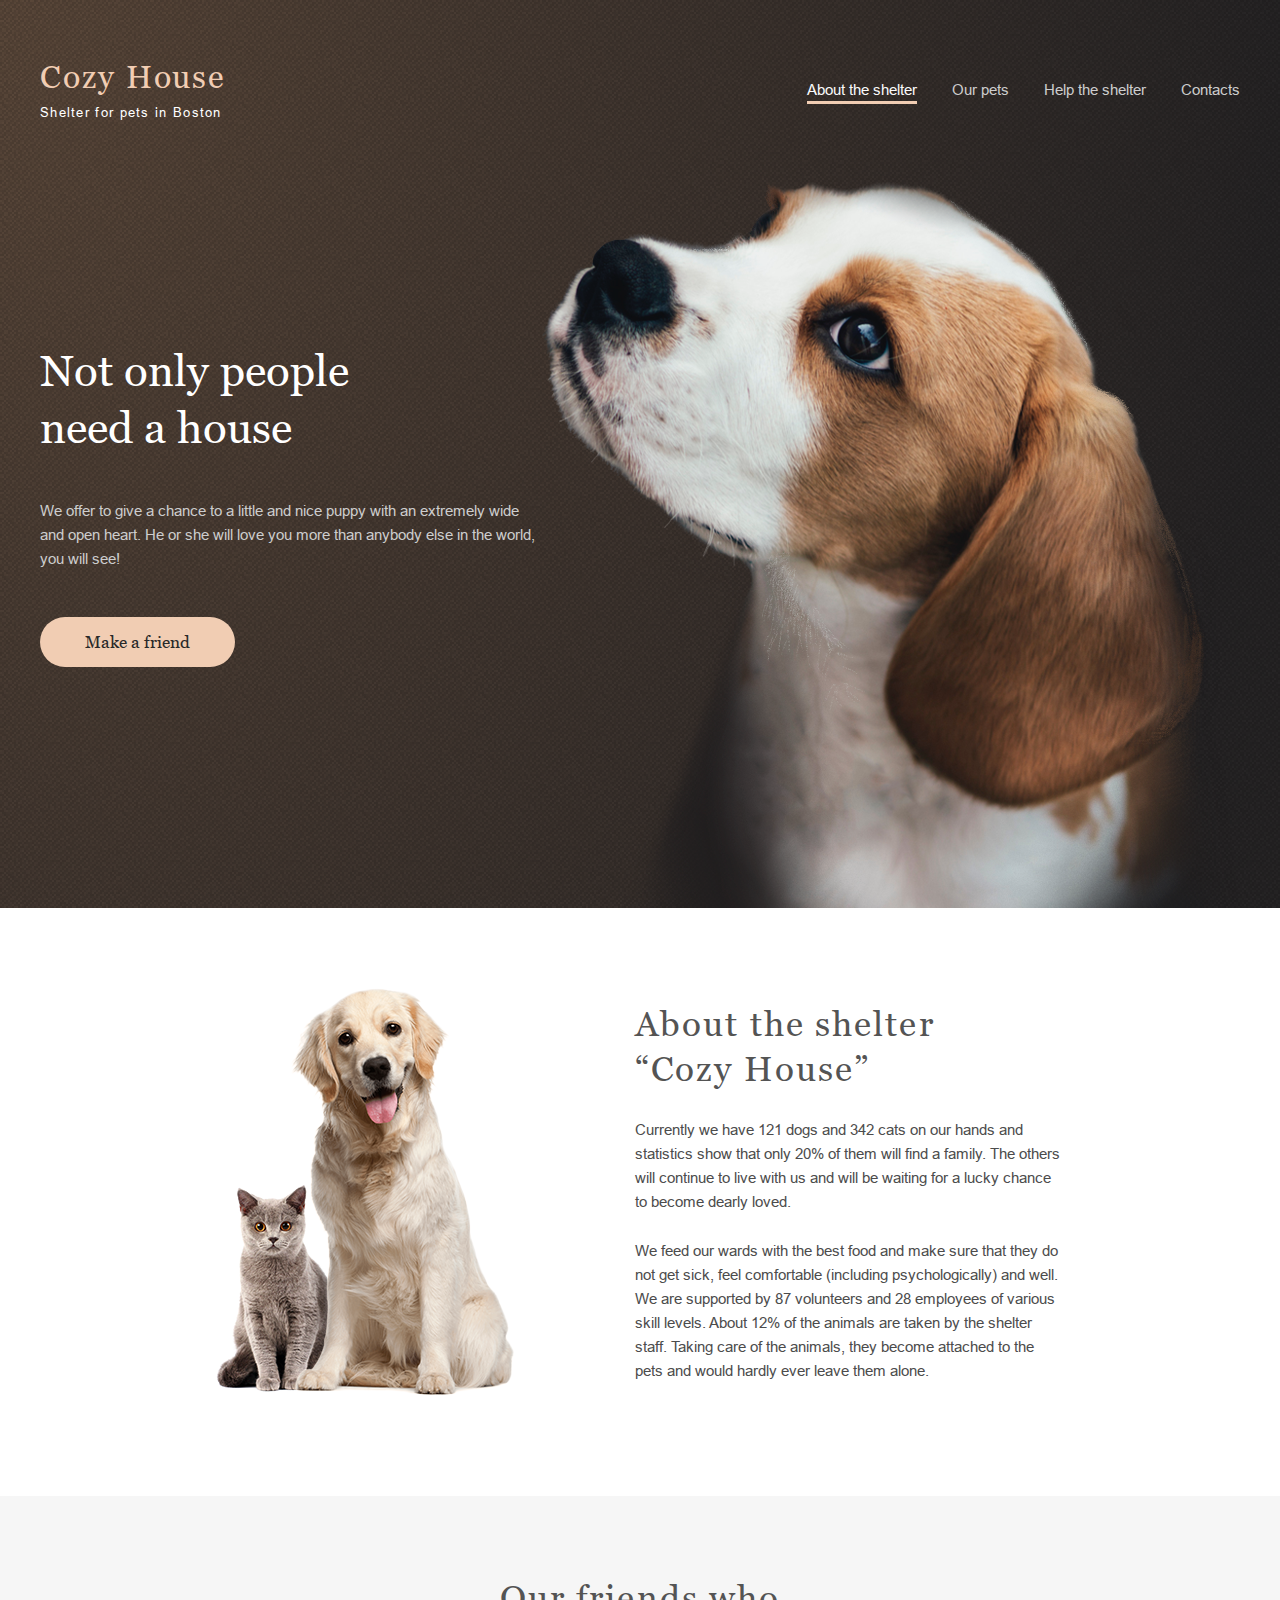
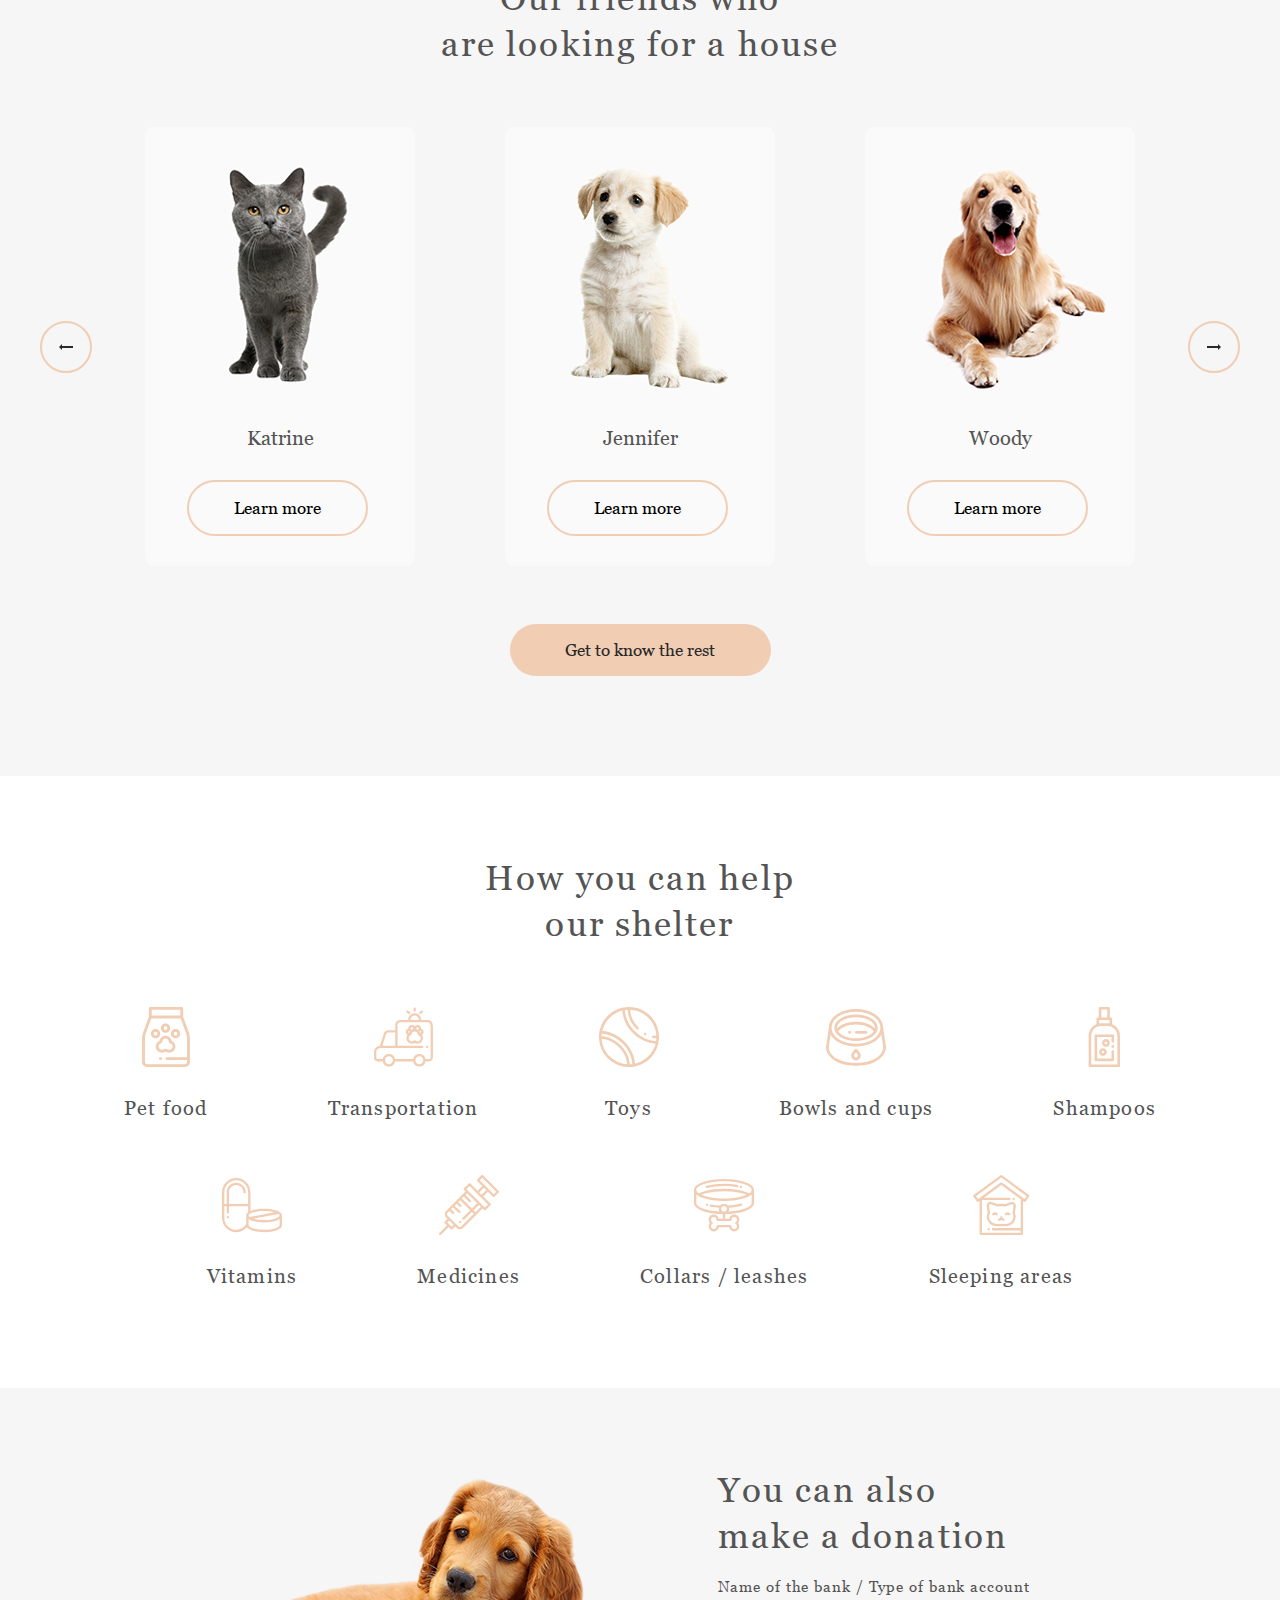
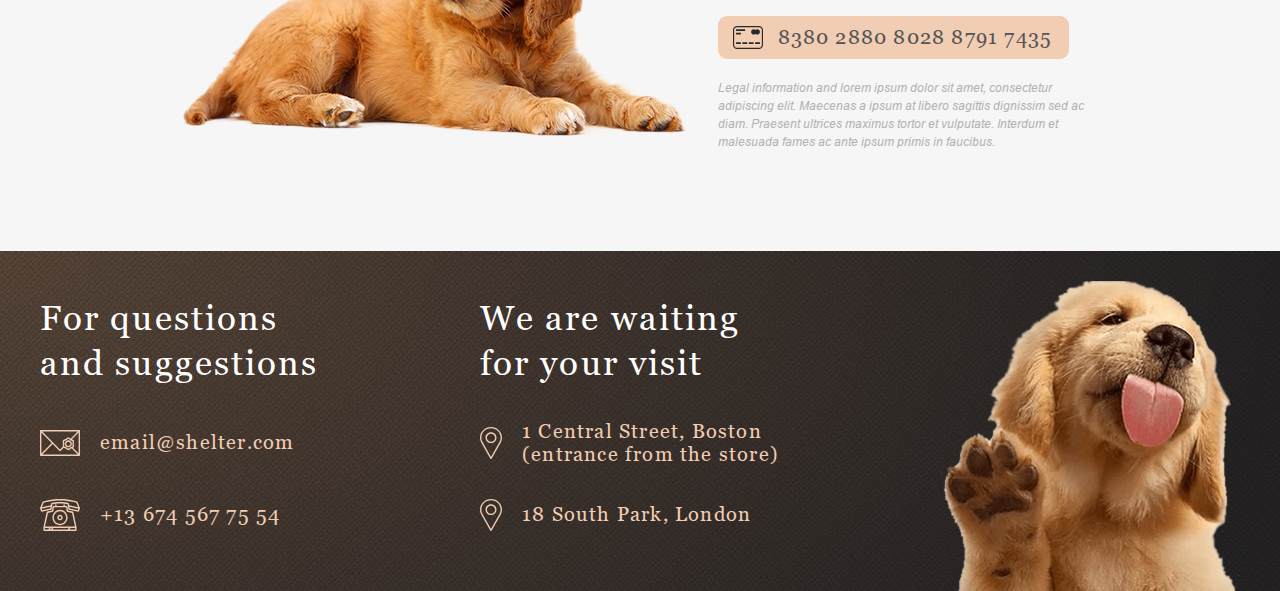
<file: pages/main/index.html>
<!DOCTYPE html>
<html lang="en">
  <head>
    <meta charset="UTF-8" />
    <meta http-equiv="X-UA-Compatible" content="IE=edge" />
    <meta name="viewport" content="width=device-width, initial-scale=1.0" />
    <link rel="stylesheet" href="../../CSS/fonts.css" />
    <link rel="stylesheet" href="../../CSS/main.css" />
    <title>shelter</title>
  </head>
  <body>
    <!-- <div class="modal" data-animals> -->
    <!-- <button type="button">x</button> -->
    <!-- Сюда вставим контент   -->
    <!-- </div> -->
    <header class="header header_container">
      <nav class="nav">
        <div class="container">
          <div class="logo">
            <h1 class="logo_title">Cozy House</h1>
            <div class="logo_subtitle">Shelter for pets in Boston</div>
          </div>
          <div class="links">
            <ul class="nav_list">
              <li class="nav_item">
                <a class="nav_link nav_active" href="#">About the shelter</a>
              </li>
              <li class="nav_item">
                <a class="nav_link" href="../pets/pets.html">Our pets</a>
              </li>
              <li class="nav_item">
                <a class="nav_link" href="#help">Help the shelter</a>
              </li>
              <li class="nav_item">
                <a class="nav_link" href="#contacts">Contacts</a>
              </li>
            </ul>
          </div>

          <div class="burger_menu">
            <div class="line line-pets"></div>
          </div>
        </div>
      </nav>
      <div class="burger-menu-overlay"></div>
    </header>

    <main class="main">
      <section class="hero">
        <div class="container hero_container">
          <div class="hero_content">
            <h2 class="hero_title">Not only people need a house</h2>
            <p class="hero_text">
              We offer to give a chance to a little and nice puppy with an
              extremely wide and open heart. He or she will love you more than
              anybody else in the world, you will see!
            </p>
            <div class="hero_link">
              <a class="hero_link-button" href="#our_friends">Make a friend</a>
            </div>
          </div>
          <img
            class="hero_img"
            src="../../assets/images/start-screen-puppy.png"
            alt="puppy"
          />
        </div>
      </section>

      <section class="about">
        <div class="container about_container">
          <img
            class="about_img"
            src="../../assets/images/about-pets.png"
            alt="pets"
          />
          <div class="about_content">
            <h2 class="about_title">About the shelter “Cozy House”</h2>
            <p class="about_text">
              Currently we have 121 dogs and 342 cats on our hands and
              statistics show that only 20% of them will find a family. The
              others will continue to live with us and will be waiting for a
              lucky chance to become dearly loved.
            </p>
            <p class="about_text">
              We feed our wards with the best food and make sure that they do
              not get sick, feel comfortable (including psychologically) and
              well. We are supported by 87 volunteers and 28 employees of
              various skill levels. About 12% of the animals are taken by the
              shelter staff. Taking care of the animals, they become attached to
              the pets and would hardly ever leave them alone.
            </p>
          </div>
        </div>
      </section>

      <section class="pets" id="our_friends">
        <div class="container pets_container">
          <h2 class="pets_title">
            Our friends who <br />
            are looking for a house
          </h2>
          <div class="pets_slider">
            <button class="pets_button-left button-slider">
              <svg class="icon-arrow">
                <use xlink:href="../../assets/sprite.svg#arrow-left"></use>
              </svg>
            </button>

            <div class="carousel_container">
              <div class="carousel">
                <div class="item" id="item-left">
                  <div class="pets_card card-none-two">
                    <img
                      src="../../assets/images/pets-charly.png"
                      alt="pet Jennifer"
                    />
                    <h3 class="pets_subtitle">Charly</h3>
                    <div>
                      <button class="button pets_button-secondary">
                        Learn more
                      </button>
                    </div>
                  </div>

                  <div class="pets_card card-none-two">
                    <img
                      src="../../assets/images/pets-sophia.png"
                      alt="pet Jennifer"
                    />
                    <h3 class="pets_subtitle">Sophia</h3>
                    <div>
                      <button class="button pets_button-secondary">
                        Learn more
                      </button>
                    </div>
                  </div>

                  <div class="pets_card card-none-two">
                    <img
                      src="../../assets/images/pets-timmy.png"
                      alt="pet Jennifer"
                    />
                    <h3 class="pets_subtitle">Timmy</h3>
                    <div>
                      <button class="button pets_button-secondary">
                        Learn more
                      </button>
                    </div>
                  </div>
                </div>

                <div class="item" id="item-active">
                  <div class="pets_card">
                    <img
                      src="../../assets/images/pets-katrine.png"
                      alt="pet Katrine"
                    />
                    <h3 class="pets_subtitle">Katrine</h3>
                    <div>
                      <button class="button pets_button-secondary">
                        Learn more
                      </button>
                    </div>
                  </div>

                  <div class="pets_card card-none-two">
                    <img
                      src="../../assets/images/pets-jennifer.png"
                      alt="pet Jennifer"
                    />
                    <h3 class="pets_subtitle">Jennifer</h3>
                    <div>
                      <button class="button pets_button-secondary">
                        Learn more
                      </button>
                    </div>
                  </div>

                  <div class="pets_card card-none-two">
                    <img
                      src="../../assets/images/pets-woody.png"
                      alt="pet Jennifer"
                    />
                    <h3 class="pets_subtitle">Woody</h3>
                    <div>
                      <button class="button pets_button-secondary">
                        Learn more
                      </button>
                    </div>
                  </div>
                </div>

                <div class="item" id="item-right">
                  <div class="pets_card card-none-two">
                    <img
                      src="../../assets/images/pets-scarlet.png"
                      alt="pet Jennifer"
                    />
                    <h3 class="pets_subtitle">Scarlet</h3>
                    <div>
                      <button class="button pets_button-secondary">
                        Learn more
                      </button>
                    </div>
                  </div>

                  <div class="pets_card card-none">
                    <img
                      src="../../assets/images/pets-freddie.png"
                      alt="pet Woody"
                    />
                    <h3 class="pets_subtitle">Freddie</h3>
                    <button class="button pets_button-secondary">
                      Learn more
                    </button>
                  </div>

                  <div class="pets_card">
                    <img
                      src="../../assets/images/pets-katrine.png"
                      alt="pet Katrine"
                    />
                    <h3 class="pets_subtitle">Katrine</h3>
                    <div>
                      <button class="button pets_button-secondary">
                        Learn more
                      </button>
                    </div>
                  </div>
                </div>
              </div>
            </div>

            <button class="pets_button-right button-slider">
              <svg class="icon-arrow">
                <use xlink:href="../../assets/sprite.svg#arrow-right"></use>
              </svg>
            </button>
          </div>
          <a class="pets_link-button" href="../pets/pets.html"
            >Get to know the rest</a
          >
        </div>
      </section>

      <section class="help" id="help">
        <div class="container help_container">
          <h2 class="help_title">
            How you can help <br />
            our shelter
          </h2>
          <div class="help_items">
            <div class="help_item">
              <svg class="help_icon">
                <use xlink:href="../../assets/sprite.svg#icon-pet-food"></use>
              </svg>
              <h3 class="help_title-item">Pet food</h3>
            </div>
            <div class="help_item">
              <svg class="help_icon">
                <use
                  xlink:href="../../assets/sprite.svg#icon-transportation"
                ></use>
              </svg>
              <h3 class="help_title-item">Transportation</h3>
            </div>
            <div class="help_item">
              <svg class="help_icon">
                <use xlink:href="../../assets/sprite.svg#icon-toys"></use>
              </svg>
              <h3 class="help_title-item">Toys</h3>
            </div>
            <div class="help_item">
              <svg class="help_icon">
                <use
                  xlink:href="../../assets/sprite.svg#icon-bowls-and-cups"
                ></use>
              </svg>
              <h3 class="help_title-item">Bowls and cups</h3>
            </div>
            <div class="help_item">
              <svg class="help_icon">
                <use xlink:href="../../assets/sprite.svg#icon-shampoos"></use>
              </svg>
              <h3 class="help_title-item">Shampoos</h3>
            </div>
            <div class="help_item">
              <svg class="help_icon">
                <use xlink:href="../../assets/sprite.svg#icon-vitamins"></use>
              </svg>
              <h3 class="help_title-item">Vitamins</h3>
            </div>
            <div class="help_item">
              <svg class="help_icon">
                <use xlink:href="../../assets/sprite.svg#icon-medicines"></use>
              </svg>
              <h3 class="help_title-item">Medicines</h3>
            </div>
            <div class="help_item">
              <svg class="help_icon">
                <use
                  xlink:href="../../assets/sprite.svg#icon-collars-leashes"
                ></use>
              </svg>
              <h3 class="help_title-item">Collars / leashes</h3>
            </div>
            <div class="help_item">
              <svg class="help_icon">
                <use
                  xlink:href="../../assets/sprite.svg#icon-sleeping-area"
                ></use>
              </svg>
              <h3 class="help_title-item">Sleeping areas</h3>
            </div>
          </div>
        </div>
      </section>

      <section class="donation">
        <div class="container donation_container">
          <div>
            <img
              class="donation_image"
              src="../../assets/images/donation-dog.png"
              alt="donation-dog"
            />
          </div>
          <div class="donation_content">
            <h2 class="donation_title">
              You can also <br />
              make a donation
            </h2>
            <h3 class="donation_subtitle">
              Name of the bank / Type of bank account
            </h3>
            <a class="donation_link" href="#" target="blank">
              <svg class="donation_icon">
                <use xlink:href="../../assets/sprite.svg#credit-card"></use>
              </svg>
              <p class="donation_number">8380 2880 8028 8791 7435</p>
            </a>
            <p class="donation_text">
              Legal information and lorem ipsum dolor sit amet, consectetur
              adipiscing elit. Maecenas a ipsum at libero sagittis dignissim sed
              ac diam. Praesent ultrices maximus tortor et vulputate. Interdum
              et malesuada fames ac ante ipsum primis in faucibus.
            </p>
          </div>
        </div>
      </section>
    </main>

    <footer class="footer" id="contacts">
      <div class="container footer_container">
        <div class="footer_content">
          <address class="footer_contacts">
            <p class="footer_contacts-title">For questions and suggestions</p>
            <div class="footer_div footer_div-one">
              <svg class="footer_email-icon">
                <use xlink:href="../../assets/sprite.svg#icon-email"></use>
              </svg>
              <a class="footer_link" href="mailto:email@shelter.com"
                >email@shelter.com</a
              >
            </div>
            <div class="footer_div footer_div-one">
              <svg class="footer_tel-icon">
                <use xlink:href="../../assets/sprite.svg#icon-phone"></use>
              </svg>
              <a class="footer_link" href="tel:+136745677554"
                >+13 674 567 75 54</a
              >
            </div>
          </address>
          <div class="footer_locations">
            <p class="footer_locations-title">We are waiting for your visit</p>
            <div class="footer_div">
              <svg class="footer_map-icon">
                <use xlink:href="../../assets/sprite.svg#icon-marker"></use>
              </svg>
              <a
                class="footer_map"
                href="https://goo.gl/maps/dBSoRmA64JhdH5EB6"
                target="blanket"
              >
                1 Central Street, Boston <br />
                (entrance from the store)</a
              >
            </div>
            <div class="footer_div">
              <svg class="footer_map-icon">
                <use xlink:href="../../assets/sprite.svg#icon-marker"></use>
              </svg>
              <a
                class="footer_map"
                href="https://goo.gl/maps/BR2FCLKxQncupGqG9"
                target="blank"
              >
                18 South Park, London
              </a>
            </div>
          </div>
          <img
            class="footer_img"
            src="../../assets/images/footer-puppy.png"
            alt="puppy"
          />
        </div>
      </div>
    </footer>

    <script type="module" src="../index.js"></script>
    <!-- <script type="module" src="../components/burgerMenu.js"></script> -->
  </body>
</html>
</file>
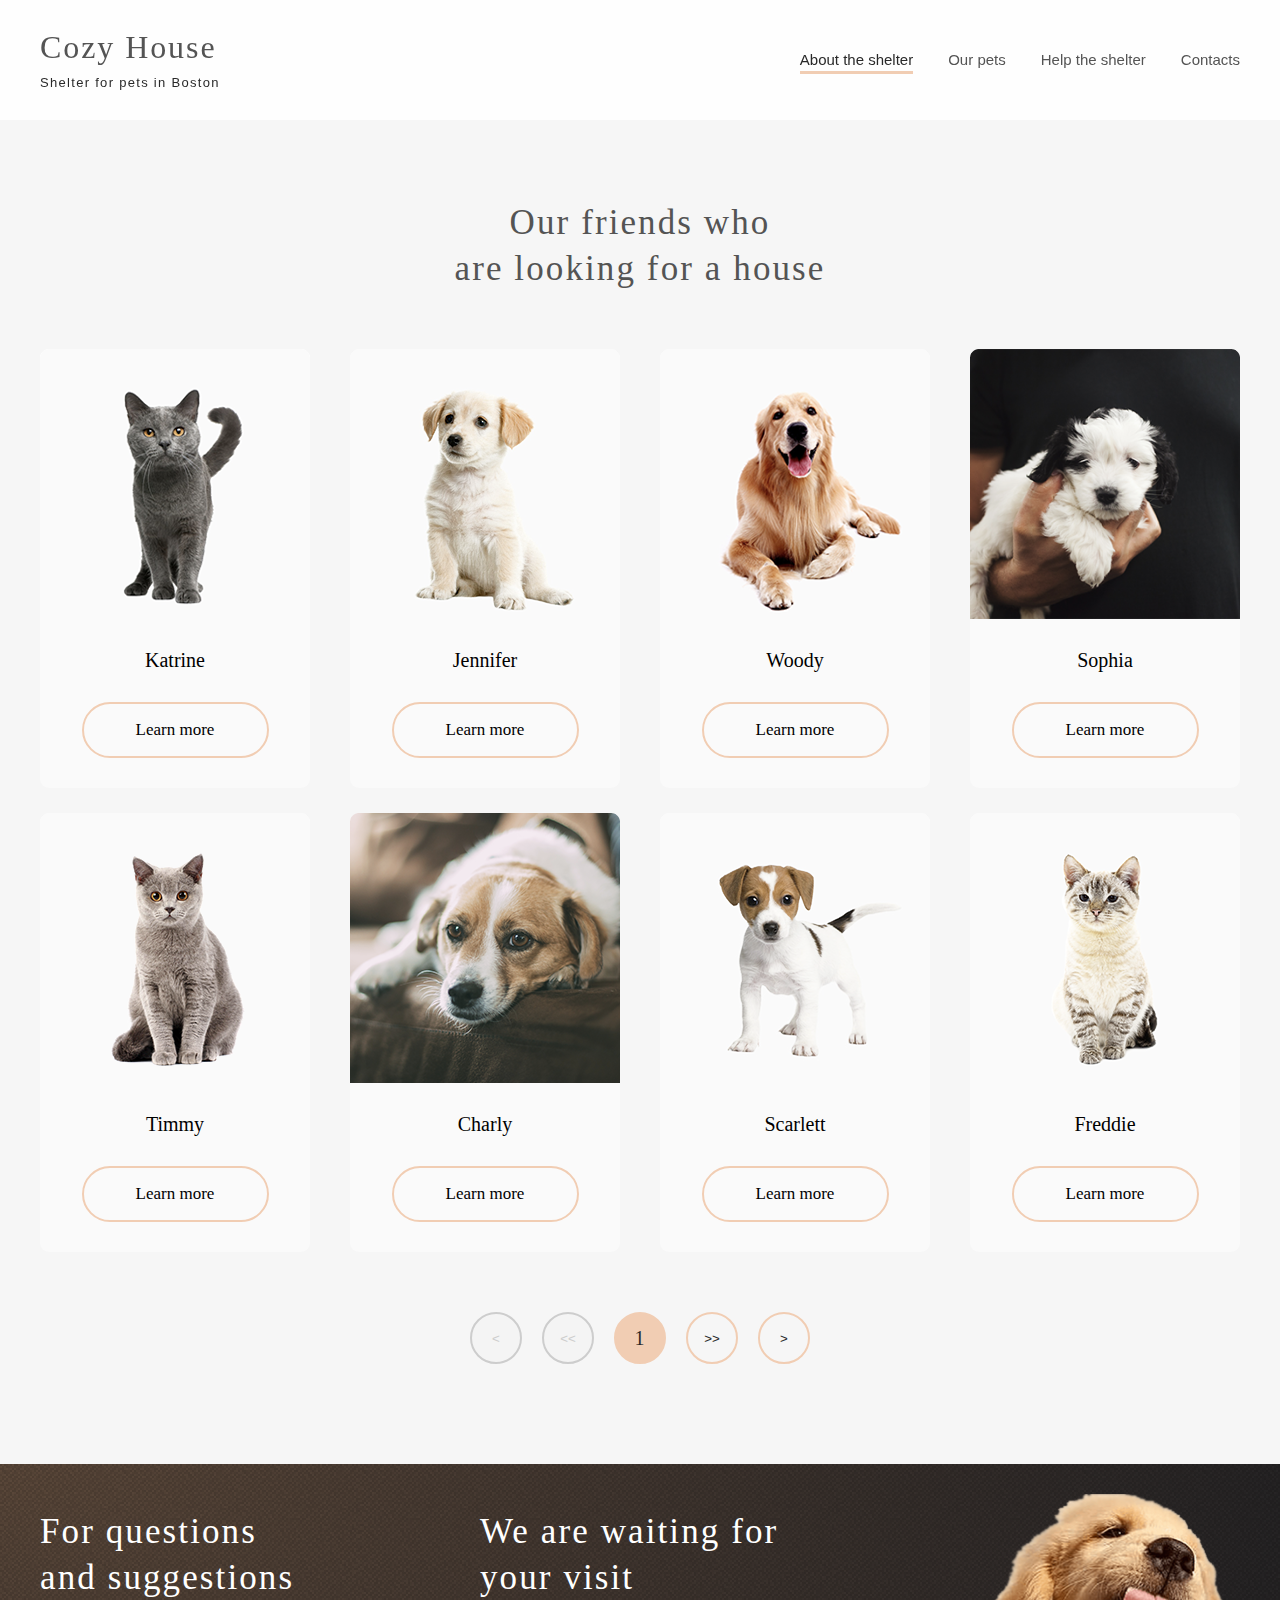
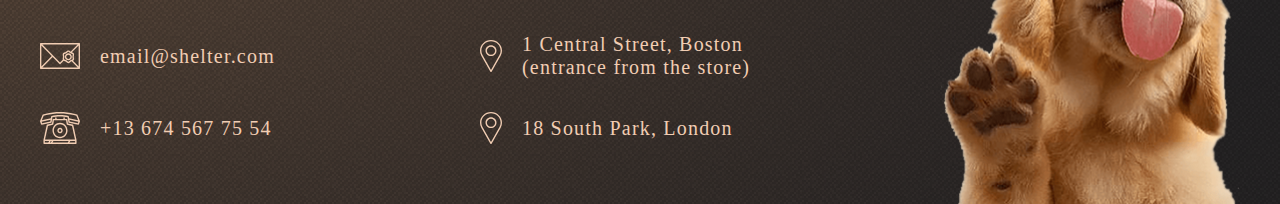
<file: pages/pets/pets.html>
<!DOCTYPE html>
<html lang="en">
  <head>
    <meta charset="UTF-8" />
    <meta http-equiv="X-UA-Compatible" content="IE=edge" />
    <meta name="viewport" content="width=device-width, initial-scale=1.0" />
    <link rel="stylesheet" href="../../CSS/pets.css" />
    <title>our pets</title>
  </head>
  <body>
    <!-- <div class="modal"></div> -->
    <header class="header">
      <nav class="nav">
        <div class="container header_container">
          <a class="logo header_logo" href="../main/index.html">
            <h1 class="logo_title">Cozy House</h1>
            <div class="logo_subtitle">Shelter for pets in Boston</div>
          </a>
          <div class="links">
            <ul class="nav_list">
              <li class="nav_item">
                <a class="nav_link nav_active" href="../main/index.html">About the shelter</a>
              </li>
              <li class="nav_item">
                <a class="nav_link" href="#">Our pets</a>
              </li>
              <li class="nav_item">
                <a class="nav_link" href="../main/#help"">Help the shelter</a>
              </li>
              <li class="nav_item">
                <a class="nav_link" href="#contacts">Contacts</a>
              </li>
            </ul>
          </div>

          <div class="burger_menu">
            <div class="line"></div>
          </div>
        </div>
      </nav>
      <div class="burger-menu-overlay"></div>
    </header>
    <main class="main">
      <div class="container">
        <h2 class="pets_title">
          Our friends who <br />
          are looking for a house
        </h2>
        <div class="pets_gallery">
          <div class="pets_card">
            <img src="../../assets/images/pets-katrine.png" alt="pet Katrine" />
            <h3 class="pets_subtitle">Katrine</h3>
            <button class="button pets_button-secondary">Learn more</button>
          </div>
          <div class="pets_card">
            <img
              src="../../assets/images/pets-jennifer.png"
              alt="pet Jennifer"
            />
            <h3 class="pets_subtitle">Jennifer</h3>
            <button class="button pets_button-secondary">Learn more</button>
          </div>
          <div class="pets_card">
            <img src="../../assets/images/pets-woody.png" alt="pet Woody" />
            <h3 class="pets_subtitle">Woody</h3>
            <button class="button pets_button-secondary">Learn more</button>
          </div>
          <div class="pets_card none">
            <img src="../../assets/images/pets-sophia.png" alt="pet Sophia" />
            <h3 class="pets_subtitle">Sophia</h3>
            <button class="button pets_button-secondary">Learn more</button>
          </div>
          <div class="pets_card none">
            <img src="../../assets/images/pets-timmy.png" alt="pet Timmy" />
            <h3 class="pets_subtitle">Timmy</h3>
            <button class="button pets_button-secondary">Learn more</button>
          </div>
          <div class="pets_card none">
            <img src="../../assets/images/pets-charly.png" alt="pet Charly" />
            <h3 class="pets_subtitle">Charly</h3>
            <button class="button pets_button-secondary">Learn more</button>
          </div>
          <div class="pets_card card-none none">
            <img
              src="../../assets/images/pets-scarlet.png"
              alt="pet Scarlett"
            />
            <h3 class="pets_subtitle">Scarlett</h3>
            <button class="button pets_button-secondary">Learn more</button>
          </div>
          <div class="pets_card card-none none">
            <img src="../../assets/images/pets-freddie.png" alt="pet Freddie" />
            <h3 class="pets_subtitle">Freddie</h3>
            <button class="button pets_button-secondary">Learn more</button>
          </div>
        </div>
      </div>

      <div class="pets_pagination-div">
        <button disabled class="pets_pagination-button button-1">&lt;</button>
        <button disabled class="pets_pagination-button button-2">
          &lt;&lt;
        </button>
        <button class="pets_pagination-button button-3">1</button>
        <button class="pets_pagination-button button-4">&gt;&gt;</button>
        <button class="pets_pagination-button button-5">&gt;</button>
      </div>
    </main>
   <footer class="footer" id="contacts">
      <div class="container footer_container">
        <div class="footer_content">
          <address class="footer_contacts">
            <p class="footer_contacts-title">For questions and suggestions</p>
            <div class="footer_div footer_div-one">
              <svg class="footer_email-icon">
                <use xlink:href="../../assets/sprite.svg#icon-email"></use>
              </svg>
              <a class="footer_link" href="mailto:email@shelter.com"
                >email@shelter.com</a
              >
            </div>
            <div class="footer_div footer_div-one">
              <svg class="footer_tel-icon">
                <use xlink:href="../../assets/sprite.svg#icon-phone"></use>
              </svg>
              <a class="footer_link" href="tel:+136745677554"
                >+13 674 567 75 54</a
              >
            </div>
          </address>
          <div class="footer_locations">
            <p class="footer_locations-title">We are waiting for your visit</p>
            <div class="footer_div">
              <svg class="footer_map-icon">
                <use xlink:href="../../assets/sprite.svg#icon-marker"></use>
              </svg>
              <a
                class="footer_map"
                href="https://goo.gl/maps/dBSoRmA64JhdH5EB6"
                target="blanket"
              >
                1 Central Street, Boston <br />
                (entrance from the store)</a
              >
            </div>
            <div class="footer_div">
              <svg class="footer_map-icon">
                <use xlink:href="../../assets/sprite.svg#icon-marker"></use>
              </svg>
              <a
                class="footer_map"
                href="https://goo.gl/maps/BR2FCLKxQncupGqG9"
                target="blank"
              >
                18 South Park, London
              </a>
            </div>
          </div>
          <img
            class="footer_img"
            src="../../assets/images/footer-puppy.png"
            alt="puppy"
          />
        </div>
      </div>
    </footer>
    <script type="module" src="../index.js"></script>
  </body>
</html>
</file>
<file: CSS/fonts.css>
@font-face {
  font-family: 'Arial';
  src: url('../assets/fonts/Arial-ItalicMT.woff2') format('woff2'),
    url('../assets/fonts/Arial-ItalicMT.woff') format('woff');
  font-weight: normal;
  font-style: italic;
  font-display: swap;
}

@font-face {
  font-family: 'Arial';
  src: url('../assets/fonts/ArialMT.woff2') format('woff2'),
    url('../assets/fonts/ArialMT.woff') format('woff');
  font-weight: normal;
  font-style: normal;
  font-display: swap;
}

@font-face {
  font-family: 'Georgia';
  src: url('../assets/fonts/Georgia-Bold.woff2') format('woff2'),
    url('../assets/fonts/Georgia-Bold.woff') format('woff');
  font-weight: bold;
  font-style: normal;
  font-display: swap;
}

@font-face {
  font-family: 'Georgia';
  src: url('../assets/fonts/Georgia-Italic.woff2') format('woff2'),
    url('../assets/fonts/Georgia-Italic.woff') format('woff');
  font-weight: normal;
  font-style: italic;
  font-display: swap;
}

@font-face {
  font-family: 'Georgia';
  src: url('../assets/fonts/Georgia.woff2') format('woff2'),
    url('../assets/fonts/Georgia.woff') format('woff');
  font-weight: normal;
  font-style: normal;
  font-display: swap;
}
</file>
<file: CSS/main.css>
* {
  margin: 0;
  padding: 0;
  -webkit-box-sizing: border-box;
  -moz-box-sizing: border-box;
  -o-box-sizing: border-box;
  box-sizing: border-box;
}

.container {
  max-width: 1280px;
  margin: 0 auto;
  padding: 0 40px;
}

@media screen and (min-width: 768px) and (max-width: 1279px) {
  .container {
    padding: 0 30px;
  }
}
@media screen and (min-width: 320px) and (max-width: 767px) {
  .container {
    padding: 0 10px;
  }
}
.modal {
  height: 100vh;
  width: 100vw;
  background-color: rgba(41, 41, 41, 0.6);
  position: fixed;
  top: 0;
  left: 0;
  display: flex;
  align-items: center;
  justify-content: center;
  pointer-events: none;
  transition: 0.5s;
}

.modal.active {
  opacity: 1;
  pointer-events: all;
}

.modal-content {
  display: flex;
  width: 900px;
  height: 500px;
  background-color: #FAFAFA;
  border-radius: 9px 0px 0px 9px;
  box-shadow: 0px 2px 35px 14px rgba(13, 13, 13, 0.04);
  transform: scale(0.5);
}

.modal-content.modal.active {
  transform: scale(1);
}

.nav_list {
  list-style: none;
}
.nav_item {
  position: relative;
  margin-left: 35px;
}
.nav_link {
  font-family: "Arial";
  font-style: normal;
  font-weight: 400;
  font-size: 15px;
  line-height: 160%;
  color: #CDCDCD;
  text-decoration: none;
}
.nav_link:hover {
  color: #FAFAFA;
}
.nav_active {
  color: #FAFAFA;
}
.nav_active::after {
  position: absolute;
  content: "";
  height: 3px;
  width: 100%;
  background-color: #F1CDB3;
  top: 23px;
  left: 0;
}

.header {
  width: 100%;
  overflow: hidden;
}

.stop-scrolling {
  height: 100%;
  overflow: hidden;
}

.nav {
  width: 100%;
  position: relative;
  z-index: 250;
}

.nav .container {
  display: flex;
  justify-content: flex-end;
  align-items: center;
  height: 60px;
}

.links {
  margin-left: auto;
}

.nav_list {
  display: flex;
}

.nav_link {
  display: inline-block;
}

@media (max-width: 767px) {
  .nav .container {
    transition: 0.5s;
  }

  .nav.open .container {
    justify-content: flex-end;
  }

  .links {
    position: fixed;
    width: 320px;
    height: 100vh;
    top: 0;
    right: 0;
    background-color: #292929;
    display: flex;
    padding-top: 248px;
    justify-content: center;
    text-align: center;
    transform: translateX(100%);
    transition: 0.5s;
  }

  .nav_item {
    margin-left: 0;
  }

  .logo {
    margin-right: 33px;
    z-index: 300;
  }

  .nav_list {
    flex-direction: column;
  }

  .nav_link {
    font-weight: 400;
    font-size: 32px;
    line-height: 160%;
  }

  .nav_active::after {
    top: 45px;
  }

  .burger_menu {
    width: 30px;
    height: 22px;
    z-index: 100;
    position: relative;
    margin-right: 43px;
    padding: 10px;
    cursor: pointer;
  }

  .burger_menu .line {
    position: relative;
    width: 30px;
    height: 2px;
    background-color: #F1CDB3;
    cursor: pointer;
    transition: 0.5s;
  }

  .line::before,
  .line::after {
    position: absolute;
    content: "";
    width: 30px;
    height: 2px;
    background-color: #F1CDB3;
    transition: 0.5s;
  }

  .line::before {
    transform: translateY(-10px);
  }

  .line::after {
    transform: translateY(10px);
  }

  .nav.open .burger_menu .line {
    transform: translateY(0) rotate(90deg);
  }

  .nav.open .links {
    transform: translateX(0);
  }
}
.burger-menu-overlay.active {
  position: fixed;
  top: 0;
  left: 0;
  width: 100vw;
  height: 100vh;
  z-index: 70;
  display: block;
  background: rgba(41, 41, 41, 0.6);
}

.hero {
  background: url("../assets/images/noise_transparent@2x.png"), radial-gradient(100% 215.42% at 0% 0%, #5b483a 0%, #262425 100%), linear-gradient(0deg, #211f20, #211f20);
}
.hero_container {
  padding-top: 200px;
  display: flex;
  justify-content: space-between;
  margin-top: -140px;
}
.hero_content {
  padding-top: 163px;
}
.hero_title {
  width: 310px;
  font-family: 'Georgia';
  font-style: normal;
  font-weight: 400;
  font-size: 44px;
  line-height: 130%;
  color: #FFFFFF;
}
.hero_text {
  margin-top: 42px;
  margin-bottom: 60px;
  font-family: 'Arial';
  font-style: normal;
  font-weight: 400;
  font-size: 15px;
  line-height: 160%;
  color: #CDCDCD;
}
.hero_link-button {
  padding: 15px 45px;
  background: #F1CDB3;
  color: #292929;
  text-decoration: none;
  border-radius: 100px;
  font-family: 'Georgia';
  font-style: normal;
  font-weight: 400;
  font-size: 17px;
  line-height: 130%;
  transition: .3s;
}
.hero_link-button:hover {
  background: #FDDCC4;
}
.hero_img {
  width: 698px;
}

@media screen and (min-width: 768px) and (max-width: 1279px) {
  .hero_container {
    display: flex;
    flex-direction: column;
    padding-top: 140px;
  }
  .hero_content {
    padding-top: 60px;
    margin-left: 124px;
    margin-right: 124px;
  }
  .hero_link {
    text-align: center;
    margin-top: 57px;
    margin-bottom: 115px;
  }
  .hero_img {
    width: 569px;
    margin-left: auto;
  }
}
@media screen and (min-width: 320px) and (max-width: 767px) {
  .hero_container {
    display: flex;
    flex-direction: column;
  }
  .hero_content {
    padding: 0;
    text-align: center;
    margin: 0 auto;
  }
  .hero_title {
    margin: 0 auto;
    width: 260px;
    text-align: center;
    font-size: 25px;
    letter-spacing: 0.06em;
  }
  .hero_text {
    width: 300px;
    text-align: center;
  }
  .hero_link {
    text-align: center;
  }
  .hero_img {
    width: 260px;
    margin-top: 118px;
    margin-left: auto;
  }
}
.about_container {
  background-color: #FFFFFF;
  display: flex;
  align-items: center;
  padding-top: 80px;
  padding-bottom: 100px;
  padding-left: 215px;
  padding-right: 175px;
}
.about_content {
  margin-left: 120px;
}
.about_title {
  font-family: 'Georgia';
  font-style: normal;
  font-weight: 400;
  font-size: 35px;
  line-height: 130%;
  letter-spacing: 0.06em;
  color: #545454;
  width: 370px;
}
.about_text {
  margin-top: 25px;
  width: 430px;
  font-family: 'Arial';
  font-style: normal;
  font-weight: 400;
  font-size: 15px;
  line-height: 160%;
  color: #4C4C4C;
}

@media screen and (min-width: 768px) and (max-width: 1279px) {
  .about_container {
    display: flex;
    flex-direction: column-reverse;
    padding: 0;
    margin: 0 auto;
  }
  .about_img {
    margin-top: 80px;
    margin-bottom: 100px;
  }
  .about_content {
    margin: 0;
  }
  .about_title {
    margin-top: 80px;
  }
}
@media screen and (min-width: 320px) and (max-width: 767px) {
  .about_container {
    display: flex;
    flex-direction: column-reverse;
    justify-content: center;
    align-items: center;
    margin-right: auto;
    margin-left: auto;
    text-align: center;
    padding: 38px 0;
  }
  .about_img {
    width: 260px;
    margin-top: 42px;
  }
  .about_content {
    text-align: center;
    width: 300px;
    margin-left: 0;
  }
  .about_title {
    padding-left: 5px;
    padding-right: 5px;
    margin-bottom: 25px;
    width: 300px;
    font-size: 25px;
    letter-spacing: 0.06em;
  }
  .about_text {
    width: 270px;
    margin: 0;
    margin-top: 25px;
    margin-left: 15px;
    margin-right: 15px;
    text-align: justify;
  }
}
.pets {
  background: #F6F6F6;
}
.pets_container {
  padding-bottom: 100px;
}
.pets_title {
  padding-top: 80px;
  padding-bottom: 60px;
  width: 400px;
  margin: 0 auto;
  text-align: center;
  font-family: "Georgia";
  font-style: normal;
  font-weight: 400;
  font-size: 35px;
  line-height: 130%;
  letter-spacing: 0.06em;
  color: #545454;
}
.pets_slider {
  display: flex;
  align-items: center;
}
.pets_button-left {
  margin-right: 53px;
  background-color: transparent;
}
.pets_card {
  width: 270px;
  padding-bottom: 30px;
  display: flex;
  flex-direction: column;
  background-color: #FAFAFA;
  border-radius: 9px;
  transition: 0.3s;
}
.pets_card:hover {
  cursor: pointer;
  box-shadow: 0px 2px 35px 14px rgba(13, 13, 13, 0.04);
  background-color: #FFFFFF;
  border-radius: 9px;
}
.pets_subtitle {
  padding: 30px 0;
  font-family: "Georgia";
  font-style: normal;
  font-weight: 400;
  font-size: 20px;
  line-height: 23px;
  text-align: center;
  color: #545454;
}
.pets_button-secondary {
  border: 2px solid #F1CDB3;
  margin-left: 41.5px;
  margin-right: 41.5px;
  background-color: transparent;
  transition: 0.3s;
}
.pets_card:hover .pets_button-secondary {
  background-color: #FDDCC4;
  border: 2px solid transparent;
}
.pets_button-right {
  top: 0;
  background-color: transparent;
  margin-left: 53px;
  transition: 0.3s;
}
.pets_link-button {
  font-family: "Georgia";
  font-style: normal;
  font-weight: 400;
  font-size: 17px;
  line-height: 130%;
  display: flex;
  justify-content: center;
  align-items: center;
  width: 261px;
  margin: 58px auto 0 auto;
  padding: 15px 45px;
  background: #F1CDB3;
  color: #292929;
  text-decoration: none;
  border-radius: 100px;
  transition: 0.3s;
}
.pets_link-button:hover {
  background: #FDDCC4;
}

.icon-arrow {
  height: 6px;
  fill: #292929;
}

.button-slider {
  position: relative;
  display: flex;
  justify-content: center;
  align-items: center;
  width: 52px;
  height: 52px;
  border: 2px solid #F1CDB3;
  border-radius: 100px;
  cursor: pointer;
  transition: 0.3s;
}

.button-slider:hover {
  background: #FDDCC4;
  border: 2px solid #FDDCC4;
}

@media screen and (min-width: 768px) and (max-width: 1279px) {
  .pets_button-left {
    margin-right: 12px;
  }
  .pets_slider {
    justify-content: center;
    align-items: center;
  }
  .pets_button-right {
    margin-left: 12px;
  }
  .pets_link-button {
    margin: 60px auto 0 auto;
  }

  .card-none {
    display: none;
  }
}
@media screen and (min-width: 320px) and (max-width: 767px) {
  .pets_container {
    padding-top: 42px;
    padding-bottom: 42px;
  }
  .pets_title {
    text-align: center;
    width: 300px;
    font-size: 25px;
    margin-bottom: 42px;
    padding: 0;
  }
  .pets_slider {
    display: flex;
    flex-wrap: wrap;
    margin-left: auto;
    margin-right: auto;
    order: 1;
    width: 270px;
  }
  .pets_button-left {
    order: 2;
    margin-top: 20px;
    margin-left: 35px;
  }
  .pets_button-right {
    order: 3;
    margin-top: 20px;
    margin-left: 48px;
  }
  .pets_link-button {
    margin-top: 42px;
  }

  .card-none {
    display: none;
  }

  .card-none-two {
    display: none;
  }
}
.pets_slider {
  display: flex;
  align-items: center;
}

.carousel_container {
  width: 990px;
  overflow: hidden;
}

.carousel {
  position: relative;
  left: -990px;
  display: flex;
  align-items: center;
  width: 100%;
}

.item {
  display: flex;
  gap: 90px;
}

@keyframes move-right {
  from {
    left: -990px;
  }
  to {
    left: -1980px;
  }
}
.transition-right {
  animation-name: move-right;
  animation-duration: 1s;
}

@keyframes move-left {
  from {
    left: -990px;
  }
  to {
    left: 0px;
  }
}
.transition-left {
  animation-name: move-left;
  animation-duration: 1s;
}

.hidden {
  display: none;
}

.help {
  margin-bottom: 100px;
}
.help_title {
  padding-top: 80px;
  margin-bottom: 60px;
  text-align: center;
  font-family: 'Georgia';
  font-style: normal;
  font-weight: 400;
  font-size: 35px;
  line-height: 130%;
  letter-spacing: 0.06em;
  color: #545454;
}
.help_container {
  padding-left: 47px;
  padding-right: 47px;
}
.help_items {
  display: flex;
  justify-content: center;
  align-items: center;
  flex-wrap: wrap;
  gap: 55px 120px;
}
.help_item {
  display: flex;
  align-items: center;
  flex-direction: column;
}
.help_icon {
  width: 60px;
  height: 60px;
}
.help_title-item {
  margin-top: 30px;
  font-family: 'Georgia';
  font-style: normal;
  font-weight: 400;
  font-size: 20px;
  line-height: 115%;
  letter-spacing: 0.06em;
  color: #545454;
}

@media screen and (min-width: 768px) and (max-width: 1279px) {
  .help_container {
    padding-left: 39px;
    padding-right: 39px;
  }
  .help_items {
    display: grid;
    grid-template-columns: repeat(3, 1fr);
    grid-gap: 55px 60px;
  }
  .help_item {
    margin-right: 0;
  }
}
@media screen and (min-width: 320px) and (max-width: 767px) {
  .help {
    margin-bottom: 42px;
  }
  .help_container {
    padding-left: 15px;
    padding-right: 15px;
  }
  .help_title {
    padding-top: 38px;
    margin-bottom: 42px;
    font-size: 25px;
  }
  .help_items {
    display: grid;
    grid-template-columns: repeat(2, 1fr);
    gap: 30px;
  }
  .help_icon {
    width: 50px;
    height: 50px;
  }
  .help_title-item {
    margin-top: 20px;
    font-size: 15px;
  }
}
.donation {
  background-color: #F6F6F6;
}
.donation_container {
  display: flex;
  justify-content: center;
  align-items: center;
  padding-top: 80px;
  padding-bottom: 100px;
}
.donation_image {
  margin-right: 30px;
}
.donation_title {
  width: 300px;
  margin-bottom: 20px;
  font-family: 'Georgia';
  font-style: normal;
  font-weight: 400;
  font-size: 35px;
  line-height: 130%;
  letter-spacing: 0.06em;
  color: #545454;
}
.donation_subtitle {
  font-family: 'Georgia';
  font-style: normal;
  font-weight: 400;
  font-size: 15px;
  line-height: 110%;
  letter-spacing: 0.06em;
  margin-bottom: 20px;
  color: #545454;
}
.donation_link {
  display: flex;
  align-items: center;
  text-decoration: none;
  background-color: #F1CDB3;
  padding: 10px 15px;
  border-radius: 9px;
  width: 351px;
  transition: .3s;
}
.donation_link:hover {
  background-color: #FDDCC4;
}
.donation_icon {
  width: 30px;
  height: 23px;
  margin-right: 15px;
}
.donation_number {
  font-family: 'Georgia';
  font-style: normal;
  font-weight: 400;
  font-size: 20px;
  line-height: 115%;
  letter-spacing: 0.06em;
  color: #545454;
}
.donation_text {
  margin-top: 20px;
  font-family: 'Arial';
  font-style: italic;
  font-weight: 400;
  font-size: 12px;
  line-height: 18px;
  color: #B2B2B2;
  width: 380px;
}

@media screen and (min-width: 768px) and (max-width: 1279px) {
  .donation_container {
    flex-direction: column-reverse;
  }
  .donation_content {
    margin-bottom: 50px;
  }
}
@media screen and (min-width: 320px) and (max-width: 767px) {
  .donation_container {
    flex-direction: column-reverse;
    padding-bottom: 38px;
    padding-top: 42px;
  }
  .donation_image {
    width: 260px;
    margin-right: 0;
  }
  .donation_content {
    margin-bottom: 42px;
    margin-left: 20px;
    margin-right: 20px;
  }
  .donation_title {
    display: block;
    text-align: center;
    width: 300px;
    font-size: 25px;
    margin-left: auto;
    margin-right: auto;
  }
  .donation_subtitle {
    text-align: center;
    line-height: 160%;
    letter-spacing: normal;
  }
  .donation_link {
    width: 281px;
    margin-left: auto;
    margin-right: auto;
  }
  .donation_number {
    font-size: 15px;
  }
  .donation_text {
    display: block;
    width: 280px;
    margin-left: auto;
    margin-right: auto;
    text-align: justify;
  }
}
.logo {
  cursor: pointer;
}
.logo_title {
  font-family: "Georgia";
  font-style: normal;
  font-weight: 400;
  font-size: 32px;
  line-height: 110%;
  letter-spacing: 0.06em;
  color: #F1CDB3;
}
.logo_subtitle {
  margin-top: 10px;
  font-family: "Arial";
  font-style: normal;
  font-weight: 400;
  font-size: 13px;
  line-height: 15px;
  letter-spacing: 0.1em;
  color: #FFFFFF;
}

.header_logo {
  text-decoration: none;
}

.button {
  padding: 15px 45px;
  border-radius: 100px;
  font-family: "Georgia";
  font-style: normal;
  font-weight: 400;
  font-size: 17px;
  line-height: 130%;
  cursor: pointer;
}

.header_container {
  padding-top: 60px;
  background: transparent;
}

@media screen and (min-width: 768px) and (max-width: 1279px) {
  .header_container {
    padding-top: 30px;
  }
}
@media (max-width: 767px) {
  .header_container {
    padding-top: 30px;
  }
}
.footer {
  background: url("../assets/images/noise_transparent@2x.png"), radial-gradient(100% 215.42% at 0% 0%, #5b483a 0%, #262425 100%), linear-gradient(0deg, #211f20, #211f20);
}
.footer_content {
  display: flex;
  justify-content: space-between;
  padding-top: 30px;
}
.footer_contacts-title {
  font-family: 'Georgia';
  font-style: normal;
  font-weight: 400;
  font-size: 35px;
  line-height: 130%;
  letter-spacing: 0.06em;
  color: #FFFFFF;
}
.footer_contacts {
  padding-top: 15px;
  display: flex;
  flex-direction: column;
  justify-content: space-between;
  width: 282px;
  height: 250px;
}
.footer_div {
  display: flex;
  align-items: center;
}
.footer_email-icon {
  margin-right: 20px;
  width: 40px;
  height: 32px;
}
.footer_tel-icon {
  margin-right: 20px;
  width: 40px;
  height: 32px;
}
.footer_link {
  font-family: 'Georgia';
  font-style: normal;
  font-weight: 400;
  font-size: 20px;
  line-height: 115%;
  letter-spacing: 0.06em;
  color: #F1CDB3;
  text-decoration: none;
}
.footer_locations {
  padding-top: 15px;
  display: flex;
  flex-direction: column;
  justify-content: space-between;
  width: 302px;
  height: 250px;
}
.footer_locations-title {
  font-family: 'Georgia';
  font-style: normal;
  font-weight: 400;
  font-size: 35px;
  line-height: 130%;
  letter-spacing: 0.06em;
  color: #FFFFFF;
}
.footer_map {
  text-decoration: none;
  font-family: 'Georgia';
  font-style: normal;
  font-weight: 400;
  font-size: 20px;
  line-height: 115%;
  letter-spacing: 0.06em;
  color: #F1CDB3;
}
.footer_map-icon {
  width: 22px;
  height: 32px;
  margin-right: 20px;
}

@media screen and (min-width: 768px) and (max-width: 1279px) {
  .footer_content {
    width: 708px;
    padding-top: 15px;
    margin-left: auto;
    margin-right: auto;
    flex-wrap: wrap;
    justify-content: center;
    gap: 65px 60px;
  }
}
@media screen and (min-width: 320px) and (max-width: 767px) {
  .footer_content {
    display: flex;
    flex-direction: column;
    text-align: center;
    padding-top: 30px;
    margin-left: auto;
    margin-right: auto;
    width: 300px;
  }
  .footer_contacts {
    padding-top: 0;
    text-align: center;
    margin-bottom: 40px;
    height: 208px;
    justify-content: flex-start;
  }
  .footer_contacts-title {
    font-size: 25px;
  }
  .footer_locations {
    padding: 0;
    padding-bottom: 0;
    justify-content: flex-start;
    padding-bottom: 40px;
    height: 222px;
  }
  .footer_locations-title {
    font-size: 25px;
    width: 270px;
  }
  .footer_div-one {
    margin-left: 32px;
  }
  .footer_div {
    margin-top: 40px;
  }
  .footer_img {
    padding-top: 45px;
    width: 260px;
    margin-left: auto;
    margin-right: auto;
  }
}

/*# sourceMappingURL=main.css.map */
</file>
<file: CSS/pets.css>
* {
  margin: 0;
  padding: 0;
  -webkit-box-sizing: border-box;
  -moz-box-sizing: border-box;
  -o-box-sizing: border-box;
  box-sizing: border-box;
}

.container {
  max-width: 1280px;
  margin: 0 auto;
  padding: 0 40px;
}

@media screen and (min-width: 768px) and (max-width: 1279px) {
  .container {
    padding: 0 30px;
  }
}
@media screen and (min-width: 320px) and (max-width: 767px) {
  .container {
    padding: 0 10px;
  }
}
.modal {
  height: 100vh;
  width: 100vw;
  background-color: rgba(41, 41, 41, 0.6);
  position: fixed;
  top: 0;
  left: 0;
  display: flex;
  align-items: center;
  justify-content: center;
  pointer-events: none;
  transition: 0.5s;
}

.modal.active {
  opacity: 1;
  pointer-events: all;
}

.modal-content {
  display: flex;
  width: 900px;
  height: 500px;
  background-color: #FAFAFA;
  border-radius: 9px 0px 0px 9px;
  box-shadow: 0px 2px 35px 14px rgba(13, 13, 13, 0.04);
  transform: scale(0.5);
}

.modal-content.modal.active {
  transform: scale(1);
}

.nav_list {
  list-style: none;
}
.nav_item {
  position: relative;
  margin-left: 35px;
}
.nav_link {
  font-family: "Arial";
  font-style: normal;
  font-weight: 400;
  font-size: 15px;
  line-height: 160%;
  color: #CDCDCD;
  text-decoration: none;
}
.nav_link:hover {
  color: #FAFAFA;
}
.nav_active {
  color: #FAFAFA;
}
.nav_active::after {
  position: absolute;
  content: "";
  height: 3px;
  width: 100%;
  background-color: #F1CDB3;
  top: 23px;
  left: 0;
}

.header {
  width: 100%;
  overflow: hidden;
}

.stop-scrolling {
  height: 100%;
  overflow: hidden;
}

.nav {
  width: 100%;
  position: relative;
  z-index: 250;
}

.nav .container {
  display: flex;
  justify-content: flex-end;
  align-items: center;
  height: 60px;
}

.links {
  margin-left: auto;
}

.nav_list {
  display: flex;
}

.nav_link {
  display: inline-block;
}

@media (max-width: 767px) {
  .nav .container {
    transition: 0.5s;
  }

  .nav.open .container {
    justify-content: flex-end;
  }

  .links {
    position: fixed;
    width: 320px;
    height: 100vh;
    top: 0;
    right: 0;
    background-color: #292929;
    display: flex;
    padding-top: 248px;
    justify-content: center;
    text-align: center;
    transform: translateX(100%);
    transition: 0.5s;
  }

  .nav_item {
    margin-left: 0;
  }

  .logo {
    margin-right: 33px;
    z-index: 300;
  }

  .nav_list {
    flex-direction: column;
  }

  .nav_link {
    font-weight: 400;
    font-size: 32px;
    line-height: 160%;
  }

  .nav_active::after {
    top: 45px;
  }

  .burger_menu {
    width: 30px;
    height: 22px;
    z-index: 100;
    position: relative;
    margin-right: 43px;
    padding: 10px;
    cursor: pointer;
  }

  .burger_menu .line {
    position: relative;
    width: 30px;
    height: 2px;
    background-color: #F1CDB3;
    cursor: pointer;
    transition: 0.5s;
  }

  .line::before,
  .line::after {
    position: absolute;
    content: "";
    width: 30px;
    height: 2px;
    background-color: #F1CDB3;
    transition: 0.5s;
  }

  .line::before {
    transform: translateY(-10px);
  }

  .line::after {
    transform: translateY(10px);
  }

  .nav.open .burger_menu .line {
    transform: translateY(0) rotate(90deg);
  }

  .nav.open .links {
    transform: translateX(0);
  }
}
.burger-menu-overlay.active {
  position: fixed;
  top: 0;
  left: 0;
  width: 100vw;
  height: 100vh;
  z-index: 70;
  display: block;
  background: rgba(41, 41, 41, 0.6);
}

.logo {
  cursor: pointer;
}
.logo_title {
  font-family: "Georgia";
  font-style: normal;
  font-weight: 400;
  font-size: 32px;
  line-height: 110%;
  letter-spacing: 0.06em;
  color: #F1CDB3;
}
.logo_subtitle {
  margin-top: 10px;
  font-family: "Arial";
  font-style: normal;
  font-weight: 400;
  font-size: 13px;
  line-height: 15px;
  letter-spacing: 0.1em;
  color: #FFFFFF;
}

.header_logo {
  text-decoration: none;
}

.button {
  padding: 15px 45px;
  border-radius: 100px;
  font-family: "Georgia";
  font-style: normal;
  font-weight: 400;
  font-size: 17px;
  line-height: 130%;
  cursor: pointer;
}

.main {
  background-color: #F6F6F6;
}

.pets {
  background-color: #F6F6F6;
}
.pets_title {
  padding-top: 200px;
  padding-bottom: 43px;
  width: 400px;
  margin: 0 auto;
  text-align: center;
  font-family: "Georgia";
  font-style: normal;
  font-weight: 400;
  font-size: 35px;
  line-height: 130%;
  letter-spacing: 0.06em;
  color: #545454;
}
.pets_gallery {
  display: grid;
  grid-template-columns: repeat(4, 1fr);
  grid-row-gap: 25px;
  grid-column-gap: 40px;
  padding: 15px 0;
  background-color: #f6f6f6;
}
.pets_card {
  width: 270px;
  padding-bottom: 30px;
  display: flex;
  flex-direction: column;
  background-color: #FAFAFA;
  border-radius: 9px;
  transition: 0.3s;
}
.pets_card:hover {
  cursor: pointer;
  box-shadow: 0px 2px 35px 14px rgba(13, 13, 13, 0.04);
  background-color: #FFFFFF;
  border-radius: 9px;
}
.pets_card:hover .pets_button-secondary {
  background-color: #FDDCC4;
  border: 2px solid transparent;
}
.pets_subtitle {
  padding: 30px 0;
  font-family: "Georgia";
  font-style: normal;
  font-weight: 400;
  font-size: 20px;
  line-height: 23px;
  text-align: center;
}
.pets_button-secondary {
  border: 2px solid #F1CDB3;
  margin-left: 41.5px;
  margin-right: 41.5px;
  background-color: transparent;
  transition: 0.3s;
}

@media screen and (min-width: 768px) and (max-width: 1279px) {
  .pets_title {
    padding-top: 200px;
    padding-bottom: 6px;
  }
  .pets_gallery {
    display: flex;
    flex-wrap: wrap;
    gap: 30px 40px;
    width: 708px;
    justify-content: center;
    margin-right: auto;
    margin-left: auto;
  }
  .pets_card {
    width: 270px;
  }

  .card-none {
    display: none;
  }
}
@media screen and (min-width: 320px) and (max-width: 767px) {
  .pets_title {
    font-size: 25px;
    padding-top: 162px;
    width: 300px;
  }
  .pets_gallery {
    display: flex;
    flex-direction: column;
    justify-content: center;
    align-items: center;
  }

  .none {
    display: none;
  }
}
.pets_pagination-div {
  margin-top: 45px;
  padding-bottom: 100px;
  display: flex;
  justify-content: center;
}
.pets_pagination-button {
  margin-left: 10px;
  margin-right: 10px;
  width: 52px;
  height: 52px;
  border-radius: 100px;
}

.button-1,
.button-2 {
  color: #CDCDCD;
  border: 2px solid #CDCDCD;
}

.button-3 {
  font-family: 'Georgia';
  font-style: normal;
  font-weight: 400;
  font-size: 20px;
  line-height: 115%;
  letter-spacing: 0.06em;
  color: #292929;
  background: #F1CDB3;
  border: 2px solid #F1CDB3;
}

.button-4,
.button-5 {
  color: #292929;
  border: 2px solid #F1CDB3;
  background-color: transparent;
  cursor: pointer;
}

@media screen and (min-width: 768px) and (max-width: 1279px) {
  .pets_pagination-div {
    margin-top: 20px;
    padding-bottom: 75px;
  }
}
@media screen and (min-width: 320px) and (max-width: 767px) {
  .pets_pagination-div {
    padding-bottom: 42px;
  }
  .pets_pagination-button {
    margin-left: 5px;
    margin-right: 5px;
  }
}
.header_container {
  padding-top: 60px;
  background: transparent;
}

@media screen and (min-width: 768px) and (max-width: 1279px) {
  .header_container {
    padding-top: 30px;
  }
}
@media (max-width: 767px) {
  .header_container {
    padding-top: 30px;
  }
}
.header {
  position: fixed;
  width: 100%;
  top: 0;
  background-color: rgba(255, 255, 255, 0.9);
}
.header_container {
  padding-top: 30px;
  padding-bottom: 30px;
  margin-top: 30px;
  margin-bottom: 30px;
}

.logo_title {
  color: #545454;
}
.logo_subtitle {
  color: #292929;
}

.nav_item {
  position: relative;
}
.nav_link {
  color: #545454;
}
.nav_active::after {
  position: absolute;
  content: "";
  height: 3px;
  width: 100%;
  background-color: #F1CDB3;
  top: 23px;
  left: 0;
}
.nav_active {
  color: #292929;
}
.nav_link:hover {
  color: #292929;
}

@media (max-width: 767px) {
  .burger_menu .line,
  .line::after,
  .line::before {
    background-color: #292929;
  }

  .links {
    background-color: #FFFFFF;
    transition: 0.5s;
  }

  .nav_active::after {
    top: 45px;
  }
}
.footer {
  background: url("../assets/images/noise_transparent@2x.png"), radial-gradient(100% 215.42% at 0% 0%, #5b483a 0%, #262425 100%), linear-gradient(0deg, #211f20, #211f20);
}
.footer_content {
  display: flex;
  justify-content: space-between;
  padding-top: 30px;
}
.footer_contacts-title {
  font-family: 'Georgia';
  font-style: normal;
  font-weight: 400;
  font-size: 35px;
  line-height: 130%;
  letter-spacing: 0.06em;
  color: #FFFFFF;
}
.footer_contacts {
  padding-top: 15px;
  display: flex;
  flex-direction: column;
  justify-content: space-between;
  width: 282px;
  height: 250px;
}
.footer_div {
  display: flex;
  align-items: center;
}
.footer_email-icon {
  margin-right: 20px;
  width: 40px;
  height: 32px;
}
.footer_tel-icon {
  margin-right: 20px;
  width: 40px;
  height: 32px;
}
.footer_link {
  font-family: 'Georgia';
  font-style: normal;
  font-weight: 400;
  font-size: 20px;
  line-height: 115%;
  letter-spacing: 0.06em;
  color: #F1CDB3;
  text-decoration: none;
}
.footer_locations {
  padding-top: 15px;
  display: flex;
  flex-direction: column;
  justify-content: space-between;
  width: 302px;
  height: 250px;
}
.footer_locations-title {
  font-family: 'Georgia';
  font-style: normal;
  font-weight: 400;
  font-size: 35px;
  line-height: 130%;
  letter-spacing: 0.06em;
  color: #FFFFFF;
}
.footer_map {
  text-decoration: none;
  font-family: 'Georgia';
  font-style: normal;
  font-weight: 400;
  font-size: 20px;
  line-height: 115%;
  letter-spacing: 0.06em;
  color: #F1CDB3;
}
.footer_map-icon {
  width: 22px;
  height: 32px;
  margin-right: 20px;
}

@media screen and (min-width: 768px) and (max-width: 1279px) {
  .footer_content {
    width: 708px;
    padding-top: 15px;
    margin-left: auto;
    margin-right: auto;
    flex-wrap: wrap;
    justify-content: center;
    gap: 65px 60px;
  }
}
@media screen and (min-width: 320px) and (max-width: 767px) {
  .footer_content {
    display: flex;
    flex-direction: column;
    text-align: center;
    padding-top: 30px;
    margin-left: auto;
    margin-right: auto;
    width: 300px;
  }
  .footer_contacts {
    padding-top: 0;
    text-align: center;
    margin-bottom: 40px;
    height: 208px;
    justify-content: flex-start;
  }
  .footer_contacts-title {
    font-size: 25px;
  }
  .footer_locations {
    padding: 0;
    padding-bottom: 0;
    justify-content: flex-start;
    padding-bottom: 40px;
    height: 222px;
  }
  .footer_locations-title {
    font-size: 25px;
    width: 270px;
  }
  .footer_div-one {
    margin-left: 32px;
  }
  .footer_div {
    margin-top: 40px;
  }
  .footer_img {
    padding-top: 45px;
    width: 260px;
    margin-left: auto;
    margin-right: auto;
  }
}

/*# sourceMappingURL=pets.css.map */
</file>
